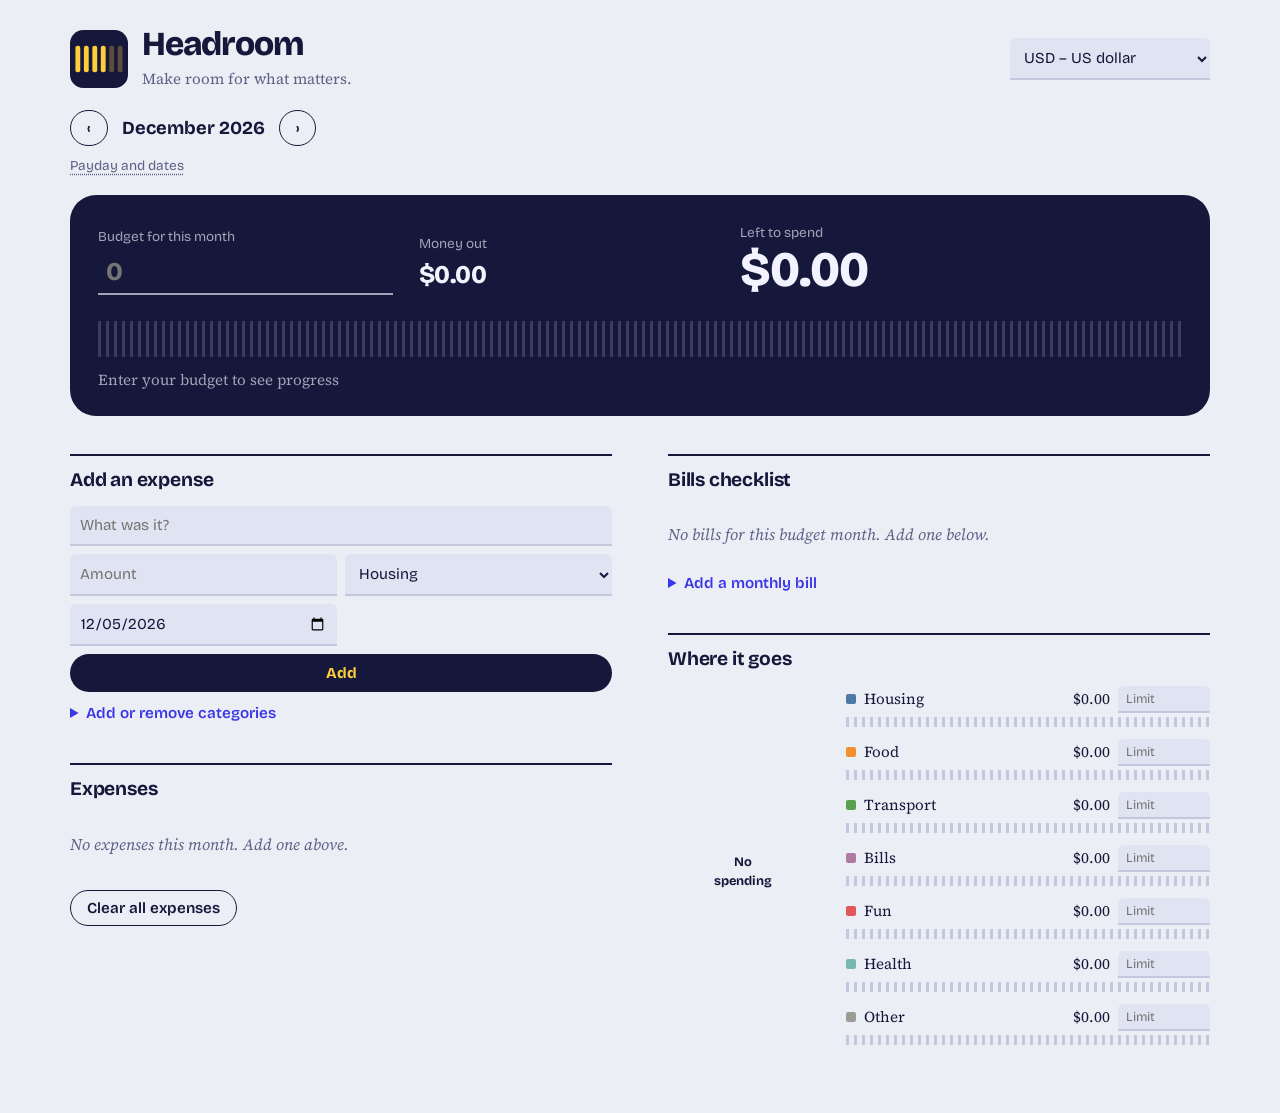
<file: headroom-web/index.html>
<!DOCTYPE html>
<html lang="en">
<head>
<meta charset="utf-8">
<meta name="viewport" content="width=device-width, initial-scale=1, viewport-fit=cover">
<title>Headroom</title>
<link rel="stylesheet" href="https://fonts.googleapis.com/css2?family=Bricolage+Grotesque:wght@500;700;800&family=Source+Serif+4:wght@400;600&display=swap">
<link rel="stylesheet" href="styles.css">
</head>
<body>
<div class="wrap">
  <div class="top">
    <div class="brand"><svg class="mark" viewBox="0 0 96 96" role="img" aria-label="Headroom logo" xmlns="http://www.w3.org/2000/svg"><rect class="mk-tile" width="96" height="96" rx="22"/><rect class="mk-tick" x="9" y="26" width="8" height="44" rx="3.5"/><rect class="mk-tick" x="23" y="26" width="8" height="44" rx="3.5"/><rect class="mk-tick" x="37" y="26" width="8" height="44" rx="3.5"/><rect class="mk-tick" x="51" y="26" width="8" height="44" rx="3.5"/><rect class="mk-dim" x="65" y="26" width="8" height="44" rx="3.5"/><rect class="mk-dim" x="79" y="26" width="8" height="44" rx="3.5"/></svg><div><h1>Headroom</h1><p class="sub">Make room for what matters.</p></div></div>
    <select id="cur" aria-label="Currency"></select>
  </div>

  <div id="v-plan">
  <div class="nav"><button class="ghost" id="prev" aria-label="Previous month">‹</button><strong id="mlabel"></strong><button class="ghost" id="next" aria-label="Next month">›</button></div>
  <details class="quiet" id="pbox"><summary>Payday and dates</summary>
    <div class="pset">
      <label class="sub">Payday, day of the month<input id="payday" type="number" min="1" max="28" aria-label="Payday, day of the month"></label>
      <label class="sub">This budget month starts<input id="p-start" type="date"></label>
      <label class="sub">and ends<input id="p-end" type="date"></label>
    </div>
    <div class="btnrow"><button type="button" id="p-save">Save dates</button><button type="button" id="p-reset" class="ghost">Reset to payday</button></div>
    <div class="sub" id="p-msg"></div>
  </details>

  <div class="grid">
    <div class="card"><div class="label">Budget for this month</div><input id="budget" type="number" min="0" step="any" placeholder="0" aria-label="Budget for this month" style="font-size:1.15rem;font-weight:700;padding:6px 8px;margin-top:4px"></div>
    <div class="card"><div class="label">Money out</div><div class="big" id="spent">0</div></div>
    <div class="card"><div class="label">Left to spend</div><div class="big" id="left">0</div></div>
  </div>
  <div class="bar" id="bar"><div></div></div>
  <div class="sub" id="barText"></div>

  <div class="cols">
  <div class="col">
  <section class="sec" id="sec-add">
  <h2>Add an expense</h2>
  <div class="tabs" id="kind" hidden><button type="button" id="k-out" class="on">Money out</button><button type="button" id="k-in">Money in</button></div>
  <form class="add" id="form">
    <input id="desc" placeholder="What was it?" required maxlength="60" aria-label="Description">
    <input id="amt" type="number" min="0" step="any" placeholder="Amount" required aria-label="Amount">
    <select id="cat" aria-label="Category"></select>
    <input id="date" type="date" required aria-label="Date">
    <button type="submit">Add</button>
  </form>
  <details class="card" id="catbox" style="margin-top:10px"><summary>Add or remove categories</summary>
    <div id="catlist" class="chips"></div>
    <div class="addcat"><input id="newcat" maxlength="20" placeholder="New category name" aria-label="New category name"><input id="newcol" type="color" value="#7a6ff0" aria-label="Category colour"><button id="addcat" type="button">Add</button></div>
    <div class="sub" id="catmsg" style="margin:8px 0 0"></div>
  </details>

  </section>
  <section class="sec" id="sec-list">
  <h2>Expenses</h2>
  <div class="card" id="list"></div>

  <p style="margin-top:18px"><button class="ghost" id="reset" type="button">Clear all expenses</button></p>
  </section>
  </div>
  <div class="col">
  <section class="sec" id="sec-bills">
  <h2>Bills checklist</h2>
  <div class="card">
    <div class="sub" id="billsum"></div>
    <div id="bills"></div>
    <details><summary>Add a monthly bill</summary>
      <div class="addbill"><input id="bname" maxlength="40" placeholder="Bill name (e.g. Rent)" aria-label="Bill name"><input id="bamt" type="number" min="0" step="any" placeholder="Amount" aria-label="Bill amount"><div class="dm"><select id="bday" aria-label="Due day"></select><select id="bmon" aria-label="Due month" disabled></select></div><input id="bnote" maxlength="60" placeholder="Note (optional)" aria-label="Note" style="grid-column:span 2"><label class="rep"><input type="checkbox" id="brep" checked> Repeats every month</label><button id="badd" type="button">Add</button></div>
      <div class="sub" id="bmsg" style="margin-top:8px"></div>
    </details>
  </div>

  </section>
  <section class="sec" id="sec-chart">
  <h2>Where it goes</h2>
  <div class="card"><div class="catwrap"><div class="donut" id="donut"><div class="hole" id="hole"></div></div><div class="cats" id="cats"></div></div></div>

  </section>
  </div>
  </div>
  </div>

</div>

<script src="app.js"></script>
</body>
</html>
</file>
<file: headroom-web/styles.css>
:root{--paper:#ECEEF5;--ink:#15183A;--muted:#5C6086;--rule:#C4C8DE;--field:#E0E3F1;--accent:#3B37E8;--on-accent:#fff;--good:#12795A;--bad:#D93A3A;--btn:#15183A;--on-btn:#FFCE3A;--panel:#15183A;--on-panel:#F2F3FF;--panel-dim:rgba(242,243,255,.64);--tick-off:rgba(242,243,255,.17);--fill:#FFCE3A;--fill-over:#FF6B5E;--bg:var(--field);color-scheme:light;box-sizing:border-box;padding-top:env(safe-area-inset-top,0px);padding-bottom:env(safe-area-inset-bottom,0px)}
@media (prefers-color-scheme:dark){:root:not([data-theme="light"]){--paper:#101225;--ink:#E9EAFB;--muted:#9A9EC8;--rule:#2B2F62;--field:#1A1D3F;--accent:#8E8BFF;--on-accent:#101225;--good:#4FD1A0;--bad:#FF7B7B;--btn:#FFCE3A;--on-btn:#101225;--panel:#1B1F4E;color-scheme:dark}}
:root[data-theme="dark"]{--paper:#101225;--ink:#E9EAFB;--muted:#9A9EC8;--rule:#2B2F62;--field:#1A1D3F;--accent:#8E8BFF;--on-accent:#101225;--good:#4FD1A0;--bad:#FF7B7B;--btn:#FFCE3A;--on-btn:#101225;--panel:#1B1F4E;color-scheme:dark}
*{box-sizing:border-box}
html{scroll-padding-top:env(safe-area-inset-top,0px)}
body{margin:0;background:var(--paper);color:var(--ink);font-family:"Source Serif 4",Georgia,"Times New Roman",serif;font-size:1rem;line-height:1.5}
button,input,select,h1,h2,.big,.label,summary,strong{font-family:"Bricolage Grotesque","Trebuchet MS","Segoe UI",system-ui,sans-serif}
[hidden]{display:none!important}
.wrap{max-width:860px;margin:0 auto;padding:28px 20px 56px}
.top{display:flex;justify-content:space-between;align-items:flex-end;gap:12px;margin-bottom:20px}
.top select{width:auto;max-width:200px}
h1{font-size:2.1rem;font-weight:800;letter-spacing:-.035em;line-height:1;margin:0 0 6px}
h2{font-size:1.2rem;font-weight:700;letter-spacing:-.01em;margin:38px 0 12px;padding-top:10px;border-top:2px solid var(--ink)}
.sub{color:var(--muted);margin:6px 0 0;font-size:.95rem}
.label{font-size:.85rem;color:var(--muted)}
.big{font-size:1.5rem;font-weight:800;letter-spacing:-.02em;margin-top:2px;word-break:break-word;font-variant-numeric:tabular-nums}
.bad{color:var(--bad)}.good{color:var(--good)}
.card{background:none;border:0;padding:0}
input,select,textarea{font-size:.95rem;background:var(--field);color:var(--ink);border:0;border-bottom:2px solid var(--rule);border-radius:6px 6px 0 0;padding:10px;width:100%}
textarea{font:inherit;margin:8px 0}
input:focus,select:focus,textarea:focus{outline:none;border-bottom-color:var(--accent)}
:focus-visible{outline:3px solid var(--accent);outline-offset:2px}
input[type=checkbox],input[type=radio]{width:auto;accent-color:var(--accent)}
button{background:var(--btn);color:var(--on-btn);border:0;border-radius:999px;padding:10px 20px;font-size:.95rem;font-weight:700;cursor:pointer}
button:active{transform:translateY(1px)}
button:disabled{opacity:.4;cursor:default}
button.ghost{background:transparent;color:var(--ink);border:1.5px solid var(--ink);padding:8px 16px;font-weight:600}
button.x{background:transparent;color:var(--muted);padding:2px 8px;font-size:1.1rem;font-weight:400;border-radius:6px}
button.x:hover{color:var(--bad)}
.tabs{display:flex;gap:4px;margin:0 0 22px;border-bottom:2px solid var(--ink)}
.tabs button{background:transparent;color:var(--muted);border-radius:10px 10px 0 0;padding:10px 20px;font-size:1rem;margin-bottom:-2px}
.tabs button.on{background:var(--ink);color:var(--paper)}
.nav{display:flex;align-items:center;gap:14px;margin:0 0 16px}
.nav strong{font-size:1.15rem;min-width:9ch}
#v-plan>.grid{display:grid;grid-template-columns:1fr 1fr 1.5fr;gap:26px;align-items:end;background:var(--panel);color:var(--on-panel);padding:28px 28px 20px;border-radius:26px 26px 0 0}
#v-plan>.grid .label{color:var(--panel-dim)}
#v-plan>.grid .big{font-size:1.6rem}
#v-plan>.grid .card:last-child .big{font-size:3.1rem;line-height:1}
#v-plan>.grid .good{color:var(--on-panel)}
#v-plan>.grid .bad{color:var(--fill-over)}
#v-plan>.grid input{background:transparent;color:var(--on-panel);border-bottom:2px solid var(--panel-dim);border-radius:0;padding:4px 0;font-size:1.6rem!important;font-weight:800!important;margin-top:2px!important}
.bar{margin:0;padding:6px 28px 0;background:repeating-linear-gradient(90deg,var(--tick-off) 0 3px,transparent 3px 8px) content-box,var(--panel);background-clip:content-box,border-box;background-origin:content-box,border-box}
.bar>div{height:36px;width:0;background:var(--fill);-webkit-mask-image:repeating-linear-gradient(90deg,#000 0 3px,transparent 3px 8px);mask-image:repeating-linear-gradient(90deg,#000 0 3px,transparent 3px 8px);transition:width .4s}
.bar.over>div{background:var(--fill-over)}
#barText{margin:0;padding:12px 28px 24px;background:var(--panel);color:var(--panel-dim);border-radius:0 0 26px 26px}
.grid{display:grid;grid-template-columns:repeat(3,1fr);gap:16px}
.add{display:grid;grid-template-columns:2fr 1fr 1fr 1fr auto;gap:8px}
.addbill{display:grid;grid-template-columns:2fr 1fr 1fr;gap:8px;margin-top:12px;align-items:center}
.dm{display:flex;gap:6px}
.dm select{flex:1;min-width:0}
.addbill label.rep{display:flex;align-items:center;gap:8px;font-size:.9rem}
.addbill button{grid-column:1/-1;justify-self:start}
.edit{display:grid;grid-template-columns:2fr 1fr 1fr 1fr;gap:8px;padding:12px 0;border-bottom:1px dotted var(--rule)}
.edit .acts{grid-column:1/-1;display:flex;gap:8px;justify-content:flex-end}
.imp{display:grid;grid-template-columns:1fr 1fr;gap:12px;margin-bottom:10px}
.imp label{display:block;font-size:.85rem;color:var(--muted)}
details{margin:10px 0}
summary{cursor:pointer;color:var(--accent);font-weight:600;font-size:.95rem}
.btnrow{display:flex;gap:10px;flex-wrap:wrap;margin:10px 0}
.rng{display:flex;align-items:center;gap:10px;padding:6px 0}
.item,.bill,.irow{display:flex;align-items:center;gap:12px;padding:11px 0;border-bottom:1px dotted var(--rule)}
.item:last-child,.bill:last-child,.irow:last-child{border-bottom:0}
.item .name,.bill .name,.irow .name{flex:1;min-width:0;overflow-wrap:anywhere}
.item .meta,.bill .meta,.irow .meta{color:var(--muted);font-size:.85rem}
.item strong,.bill strong,.irow strong{font-variant-numeric:tabular-nums;font-weight:700}
.bill input[type=checkbox]{width:22px;height:22px;flex:none}
.bill.paid .name{text-decoration:line-through;color:var(--muted)}
.bill .meta.late{color:var(--bad);font-weight:600}
.irow select{width:auto;max-width:120px;padding:6px}
.iacts{display:flex;gap:8px;justify-content:flex-end;margin-top:12px}
.dot{width:10px;height:10px;border-radius:2px;flex:none}
.catwrap{display:flex;gap:28px;align-items:center;flex-wrap:wrap}
.donut{width:150px;height:150px;border-radius:50%;position:relative;flex:none;margin:0 auto}
.hole{position:absolute;inset:22%;background:var(--paper);border-radius:50%;display:flex;align-items:center;justify-content:center;text-align:center;font-family:"Bricolage Grotesque","Trebuchet MS",system-ui,sans-serif;font-weight:700;font-size:.8rem;padding:4px}
.cats{flex:1;min-width:240px}
.cat{margin-bottom:12px}
.cat .row{display:flex;align-items:center;gap:8px;margin-bottom:4px;font-size:.95rem}
.cat .row .nm{flex:1}
.lim{width:92px;padding:5px 8px;font-size:.8rem}
.cat .track{height:10px;background:var(--rule);-webkit-mask-image:repeating-linear-gradient(90deg,#000 0 3px,transparent 3px 8px);mask-image:repeating-linear-gradient(90deg,#000 0 3px,transparent 3px 8px)}
.cat .track>div{height:100%}
.cat .note{font-size:.8rem;color:var(--bad)}
.chips{display:flex;flex-wrap:wrap;gap:8px;margin:12px 0}
.chip{display:inline-flex;align-items:center;gap:6px;border:1.5px solid var(--ink);border-radius:999px;padding:2px 4px 2px 12px;font-size:.88rem;font-family:"Bricolage Grotesque","Trebuchet MS",system-ui,sans-serif}
.addcat{display:grid;grid-template-columns:1fr 52px auto;gap:8px}
.addcat input[type=color]{padding:2px;height:42px;border-radius:6px}
.empty{color:var(--muted);padding:16px 0;font-style:italic}
.vh{position:absolute;width:1px;height:1px;padding:0;opacity:0;overflow:hidden;pointer-events:none}
.drop{display:block;position:relative;border:2px dashed var(--rule);border-radius:20px;padding:28px 20px;text-align:center;cursor:pointer;margin-bottom:16px;transition:border-color .15s,background-color .15s}
.drop:focus-within{border-color:var(--accent);outline:3px solid var(--accent);outline-offset:2px}
.drop.over{border-color:var(--accent);border-style:solid;background:var(--field)}
.dz-btn{display:inline-block;background:var(--accent);color:var(--on-accent);font-family:"Bricolage Grotesque","Trebuchet MS",system-ui,sans-serif;font-weight:700;border-radius:999px;padding:11px 24px;transition:transform .15s,filter .15s}
.dz-sub{display:block;color:var(--muted);font-size:.9rem;margin-top:10px}
details.quiet>summary{color:var(--muted);font-weight:400;font-size:.85rem;list-style:none;text-decoration:underline dotted;text-underline-offset:3px}
details.quiet>summary::-webkit-details-marker{display:none}
details.quiet[open]>summary{margin-bottom:8px}
button,.chip,.donut,.bar>div{transition:transform .15s,filter .15s,background-color .15s,color .15s,box-shadow .15s}
.item,.bill,.irow{margin:0 -10px;padding:11px 10px;border-radius:8px;transition:background-color .15s}
@media (hover:hover){
button:hover:not(:disabled){transform:translateY(-2px);filter:brightness(1.12)}
button:active:not(:disabled){transform:translateY(0)}
button.ghost:hover:not(:disabled){background:var(--ink);color:var(--paper);filter:none}
button.x:hover{background:var(--field);filter:none;transform:none}
.tabs button:hover:not(.on){background:var(--field);color:var(--ink);filter:none;transform:none}
.item:hover,.bill:hover,.irow:hover{background:var(--field)}
.bill input,.irow input{cursor:pointer}
.chip:hover{background:var(--ink);color:var(--paper)}
.chip button.x:hover{background:transparent;color:var(--fill-over)}
.cat:hover .row .nm{color:var(--accent)}
.donut:hover{transform:scale(1.05) rotate(5deg)}
.bar:hover>div{filter:brightness(1.12)}
summary:hover{color:var(--accent)}
details.quiet>summary:hover{color:var(--accent);text-decoration-style:solid}
input:hover:not(:focus),select:hover:not(:focus),textarea:hover:not(:focus){border-bottom-color:var(--muted)}
.drop:hover{border-color:var(--accent);background:var(--field)}
.drop:hover .dz-btn{transform:translateY(-2px);filter:brightness(1.12)}
}
.top{align-items:center;flex-wrap:wrap}
.brand{display:flex;align-items:center;gap:14px}
.mark{width:58px;height:58px;flex:none;display:block}
.mk-tile{fill:var(--panel)}
.mk-tick,.mk-dim{fill:var(--fill)}
.mk-dim{opacity:.3;transition:opacity .2s}
@media (hover:hover){.brand:hover .mk-dim{opacity:.7}}
#pbox{margin:-6px 0 18px}
.pset{display:grid;grid-template-columns:1fr 1fr 1fr;gap:12px;margin-top:8px}
.pset label{display:block}
@media (max-width:640px){.pset{grid-template-columns:1fr}}
.cols{display:flex;flex-direction:column}
.col{display:contents}
#sec-add{order:1}#sec-bills{order:2}#sec-chart{order:3}#sec-list{order:4}
@media (min-width:1000px){
.wrap{max-width:1180px}
.cols{display:grid;grid-template-columns:1fr 1fr;gap:0 56px;align-items:start}
.col{display:block}
.col .add,.col .edit{grid-template-columns:1fr 1fr}
.col .add input:first-child,.col .add button,.col .edit input:first-child{grid-column:1/-1}
}
@media (prefers-reduced-motion:reduce){*{transition:none!important}button:hover,.donut:hover,.dz-btn{transform:none!important}}
@media (max-width:640px){
.wrap{padding:20px 16px 48px}
#v-plan>.grid{grid-template-columns:1fr 1fr;padding:22px 20px 16px;gap:18px}
#v-plan>.grid .card:last-child{grid-column:1/-1;order:-1}
.bar{padding:6px 20px 0}#barText{padding:12px 20px 22px}
.grid{grid-template-columns:1fr}
.add,.edit,.addbill{grid-template-columns:1fr 1fr}
.add input:first-child,.edit input:first-child,.addbill input:first-child,.add button,.addbill button{grid-column:1/-1}
.imp{grid-template-columns:1fr}
.addbill button{justify-self:stretch}
.irow{flex-wrap:wrap}
.tabs button{padding:10px 14px}
}
</file>
